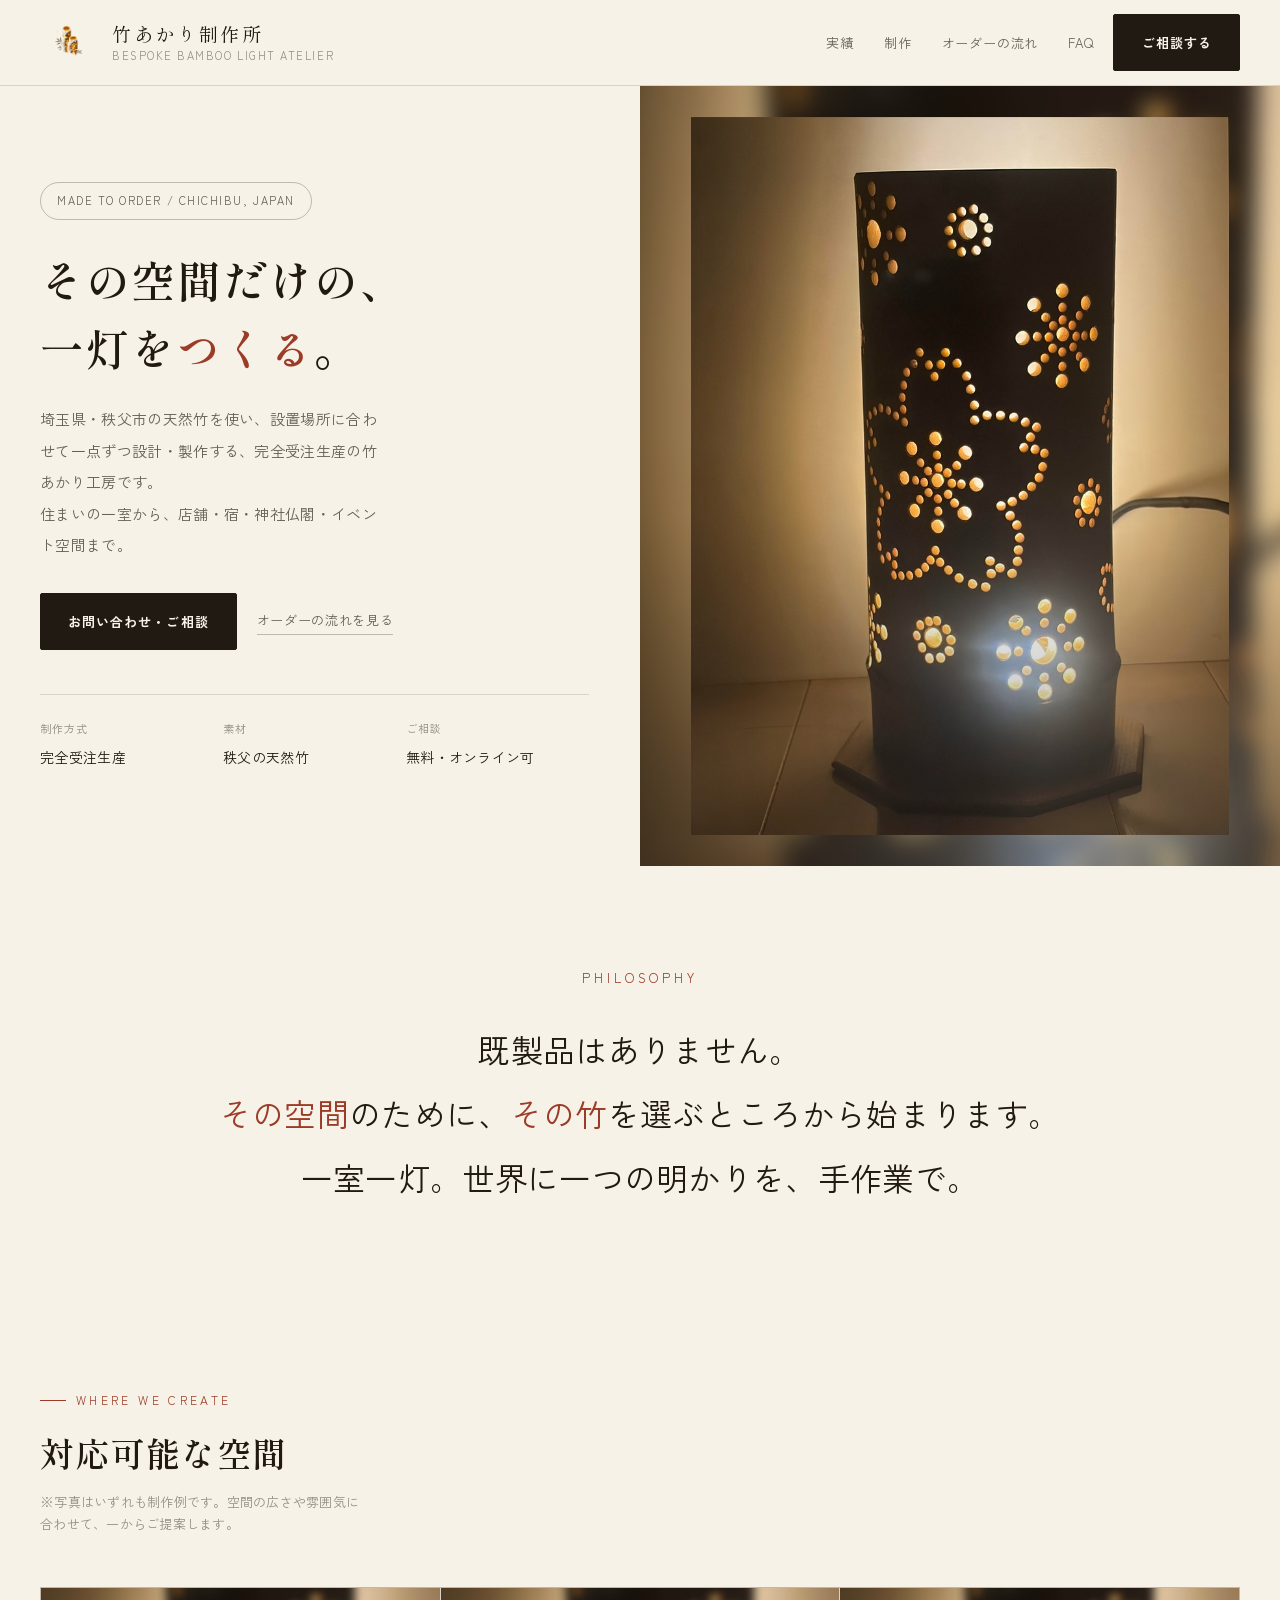
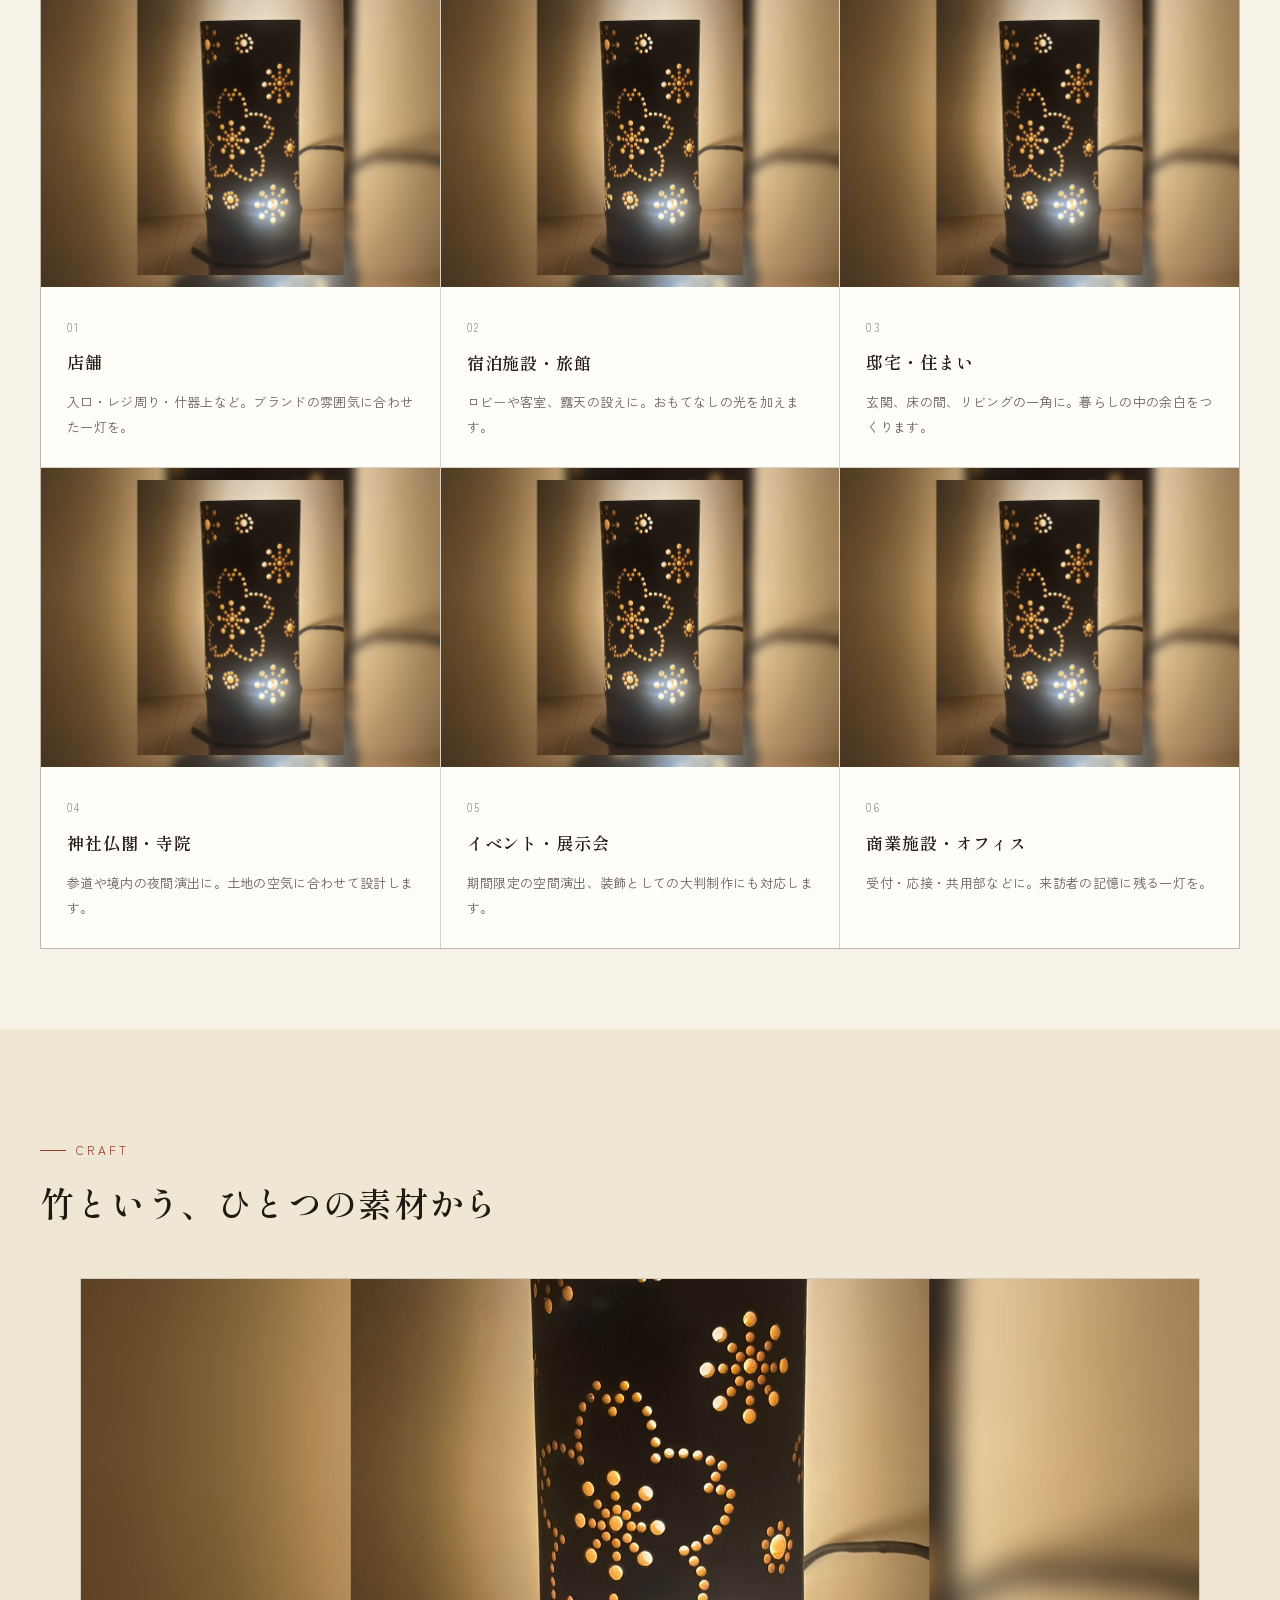
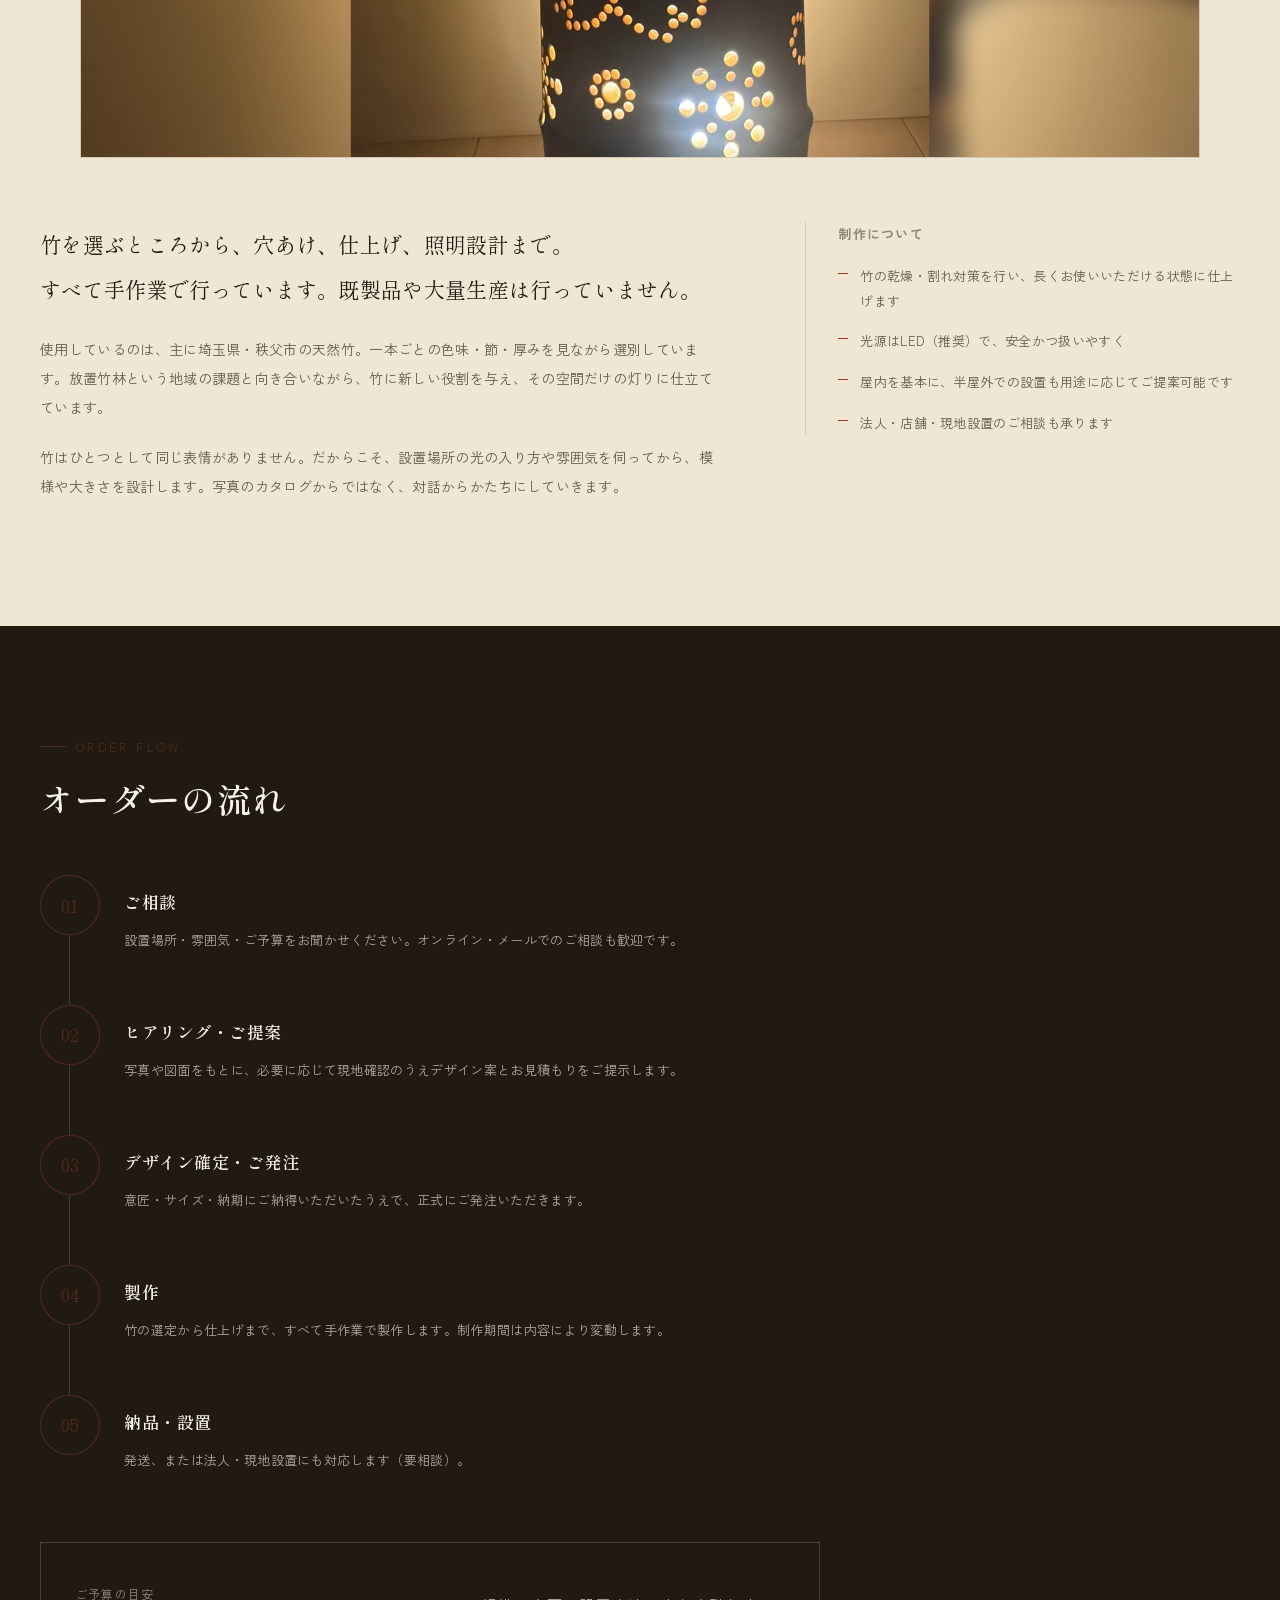
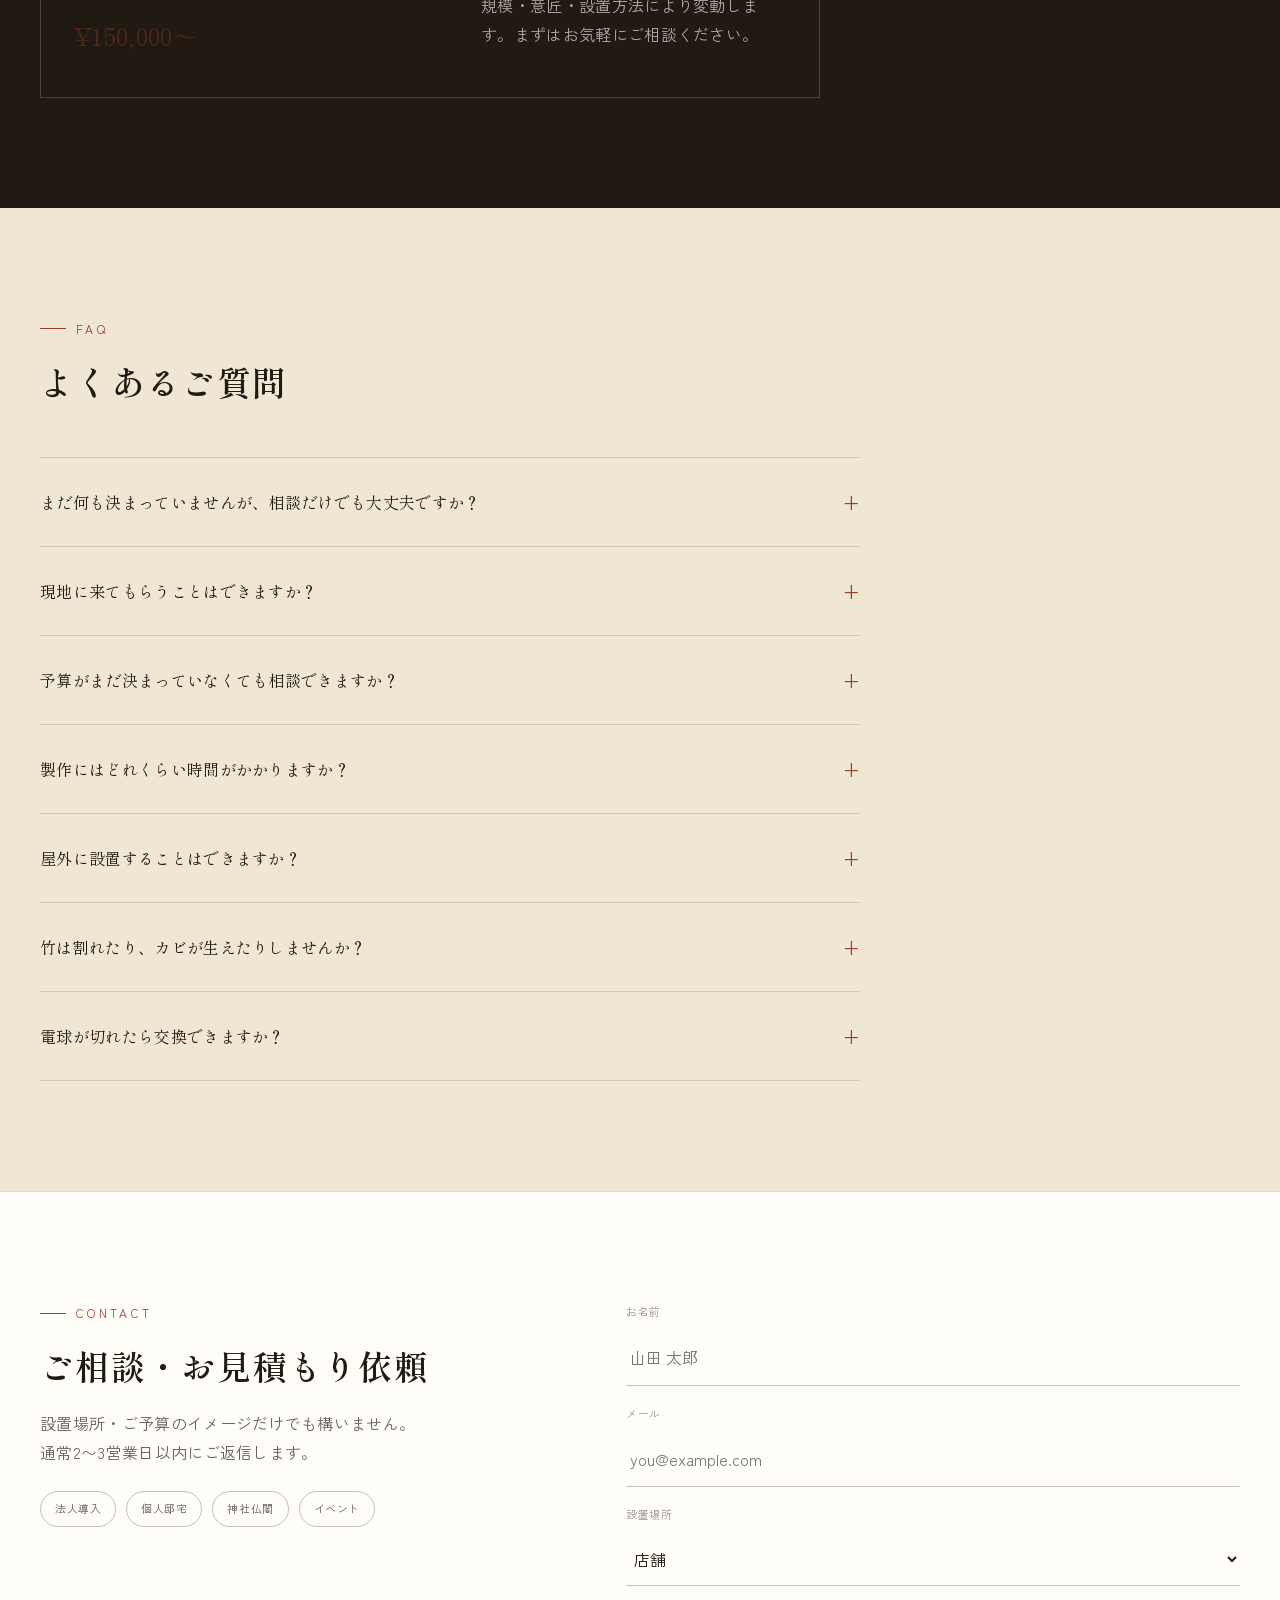
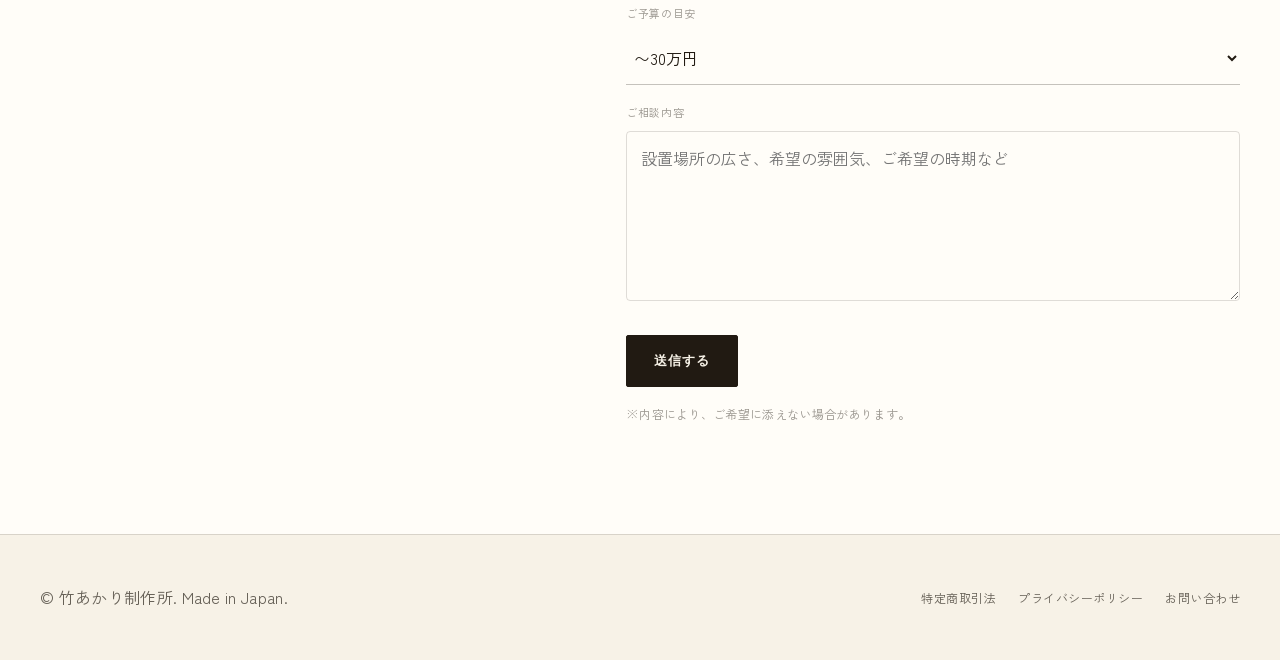
<file: index.html>
<!doctype html>
<html lang="ja">
<head>
  <meta charset="utf-8" />
  <meta name="viewport" content="width=device-width,initial-scale=1" />
  <title>竹あかり制作所｜オーダーメイド竹あかり工房</title>
  <meta name="description" content="埼玉県秩父市の天然竹から、空間のためだけの一灯をつくる完全受注生産の竹あかり工房。住まい・店舗・宿・神社仏閣・イベントまで、設計からご提案します。" />

  <meta name="theme-color" content="#f7f2e7">
  <link rel="preconnect" href="https://fonts.googleapis.com">
  <link rel="preconnect" href="https://fonts.gstatic.com" crossorigin>
  <link href="https://fonts.googleapis.com/css2?family=Shippori+Mincho:wght@500;600;700&family=Zen+Kaku+Gothic+New:wght@400;500;700&display=swap" rel="stylesheet">
  <link rel="stylesheet" href="styles.css" />
  <link rel="icon" href="img/favicon.ico" sizes="any">
  <link rel="icon" type="image/png" sizes="16x16" href="img/favicon-16.png">
  <link rel="icon" type="image/png" sizes="32x32" href="img/favicon-32.png">
  <link rel="icon" type="image/png" sizes="48x48" href="img/favicon-48.png">
  <link rel="icon" type="image/png" sizes="64x64" href="img/favicon-64.png">
  <link rel="apple-touch-icon" sizes="180x180" href="img/favicon-180.png">
  <link rel="icon" type="image/png" sizes="192x192" href="img/favicon-192.png">
  <link rel="icon" type="image/png" sizes="512x512" href="img/favicon-512.png">
  <link rel="manifest" href="site.webmanifest">
</head>

<body>
  <!-- Header -->
  <header class="header">
    <div class="container header__inner">
      <a class="brand" href="#top" aria-label="竹あかり制作所 トップへ">
        <img class="brand__logo" src="img/logo-mark.png" alt="竹あかり制作所" width="56" height="56" loading="eager" decoding="async">
        <span class="brand__text">
          <span class="brand__name">竹あかり制作所</span>
          <span class="brand__sub">Bespoke Bamboo Light Atelier</span>
        </span>
      </a>

      <nav class="nav" aria-label="Primary">
        <a href="#scenes">実績</a>
        <a href="#craft">制作</a>
        <a href="#order">オーダーの流れ</a>
        <a href="#faq">FAQ</a>
      </nav>

      <div class="header__cta">
        <a class="btn btn--solid" href="#contact">ご相談する</a>
      </div>
    </div>
  </header>

  <main>
    <!-- Hero -->
    <section class="hero" id="top">
      <div class="hero__copy">
        <p class="pill">Made to Order / Chichibu, Japan</p>

        <h1 class="hero__title">その空間だけの、<br>一灯を<span class="accent">つくる</span>。</h1>

        <p class="hero__lead">
          埼玉県・秩父市の天然竹を使い、設置場所に合わせて一点ずつ設計・製作する、完全受注生産の竹あかり工房です。<br>
          住まいの一室から、店舗・宿・神社仏閣・イベント空間まで。
        </p>

        <div class="hero__actions">
          <a class="btn btn--solid" href="#contact">お問い合わせ・ご相談</a>
          <a class="btn btn--text" href="#order">オーダーの流れを見る</a>
        </div>

        <dl class="stats" aria-label="Highlights">
          <div class="stats__item"><dt>制作方式</dt><dd>完全受注生産</dd></div>
          <div class="stats__item"><dt>素材</dt><dd>秩父の天然竹</dd></div>
          <div class="stats__item"><dt>ご相談</dt><dd>無料・オンライン可</dd></div>
        </dl>
      </div>

      <div class="hero__media">
        <img src="img/sampleimage1.png" alt="竹あかりの灯り" loading="eager">
        <div class="hero__fade" aria-hidden="true"></div>
      </div>
    </section>

    <!-- Statement -->
    <section class="statement">
      <div class="container">
        <p class="statement__mark">Philosophy</p>
        <p class="statement__quote">
          既製品はありません。<br class="hide-sm">
          <em>その空間</em>のために、<em>その竹</em>を選ぶところから始まります。<br class="hide-sm">
          一室一灯。世界に一つの明かりを、手作業で。
        </p>
      </div>
    </section>

    <!-- Scenes -->
    <section class="section section--tight" id="scenes">
      <div class="container">
        <div class="section__head">
          <p class="eyebrow">Where We Create</p>
          <h2 class="h2">対応可能な空間</h2>
          <p class="section__note">※写真はいずれも制作例です。空間の広さや雰囲気に合わせて、一からご提案します。</p>
        </div>

        <div class="scene-grid">
          <article class="scene">
            <div class="scene__img"><img src="img/sampleimage1.png" alt="店舗への設置例" loading="lazy" decoding="async"></div>
            <div class="scene__body">
              <span class="scene__num">01</span>
              <h3>店舗</h3>
              <p>入口・レジ周り・什器上など。ブランドの雰囲気に合わせた一灯を。</p>
            </div>
          </article>

          <article class="scene">
            <div class="scene__img"><img src="img/sampleimage1.png" alt="宿泊施設への設置例" loading="lazy" decoding="async"></div>
            <div class="scene__body">
              <span class="scene__num">02</span>
              <h3>宿泊施設・旅館</h3>
              <p>ロビーや客室、露天の設えに。おもてなしの光を加えます。</p>
            </div>
          </article>

          <article class="scene">
            <div class="scene__img"><img src="img/sampleimage1.png" alt="邸宅への設置例" loading="lazy" decoding="async"></div>
            <div class="scene__body">
              <span class="scene__num">03</span>
              <h3>邸宅・住まい</h3>
              <p>玄関、床の間、リビングの一角に。暮らしの中の余白をつくります。</p>
            </div>
          </article>

          <article class="scene">
            <div class="scene__img"><img src="img/sampleimage1.png" alt="神社仏閣への設置例" loading="lazy" decoding="async"></div>
            <div class="scene__body">
              <span class="scene__num">04</span>
              <h3>神社仏閣・寺院</h3>
              <p>参道や境内の夜間演出に。土地の空気に合わせて設計します。</p>
            </div>
          </article>

          <article class="scene">
            <div class="scene__img"><img src="img/sampleimage1.png" alt="イベントへの設置例" loading="lazy" decoding="async"></div>
            <div class="scene__body">
              <span class="scene__num">05</span>
              <h3>イベント・展示会</h3>
              <p>期間限定の空間演出、装飾としての大判制作にも対応します。</p>
            </div>
          </article>

          <article class="scene">
            <div class="scene__img"><img src="img/sampleimage1.png" alt="商業施設への設置例" loading="lazy" decoding="async"></div>
            <div class="scene__body">
              <span class="scene__num">06</span>
              <h3>商業施設・オフィス</h3>
              <p>受付・応接・共用部などに。来訪者の記憶に残る一灯を。</p>
            </div>
          </article>
        </div>
      </div>
    </section>

    <!-- Craft -->
    <section class="section section--alt" id="craft">
      <div class="container">
        <div class="section__head">
          <p class="eyebrow">Craft</p>
          <h2 class="h2">竹という、ひとつの素材から</h2>
        </div>

        <figure class="craft__figure">
          <img src="img/sampleimage1.png" alt="制作工程のイメージ" loading="lazy" decoding="async">
        </figure>

        <div class="craft__body">
          <div>
            <p class="craft__lead">
              竹を選ぶところから、穴あけ、仕上げ、照明設計まで。<br>
              すべて手作業で行っています。既製品や大量生産は行っていません。
            </p>
            <p class="craft__text">
              使用しているのは、主に埼玉県・秩父市の天然竹。一本ごとの色味・節・厚みを見ながら選別しています。放置竹林という地域の課題と向き合いながら、竹に新しい役割を与え、その空間だけの灯りに仕立てています。
            </p>
            <p class="craft__text">
              竹はひとつとして同じ表情がありません。だからこそ、設置場所の光の入り方や雰囲気を伺ってから、模様や大きさを設計します。写真のカタログからではなく、対話からかたちにしていきます。
            </p>
          </div>

          <aside class="craft__aside">
            <h3>制作について</h3>
            <ul class="list">
              <li>竹の乾燥・割れ対策を行い、長くお使いいただける状態に仕上げます</li>
              <li>光源はLED（推奨）で、安全かつ扱いやすく</li>
              <li>屋内を基本に、半屋外での設置も用途に応じてご提案可能です</li>
              <li>法人・店舗・現地設置のご相談も承ります</li>
            </ul>
          </aside>
        </div>
      </div>
    </section>

    <!-- Order flow -->
    <section class="section section--ink" id="order">
      <div class="container">
        <div class="section__head">
          <p class="eyebrow">Order Flow</p>
          <h2 class="h2">オーダーの流れ</h2>
        </div>

        <ol class="timeline">
          <li class="tl-step">
            <span class="tl-step__num">01</span>
            <div class="tl-step__body">
              <h3>ご相談</h3>
              <p>設置場所・雰囲気・ご予算をお聞かせください。オンライン・メールでのご相談も歓迎です。</p>
            </div>
          </li>
          <li class="tl-step">
            <span class="tl-step__num">02</span>
            <div class="tl-step__body">
              <h3>ヒアリング・ご提案</h3>
              <p>写真や図面をもとに、必要に応じて現地確認のうえデザイン案とお見積もりをご提示します。</p>
            </div>
          </li>
          <li class="tl-step">
            <span class="tl-step__num">03</span>
            <div class="tl-step__body">
              <h3>デザイン確定・ご発注</h3>
              <p>意匠・サイズ・納期にご納得いただいたうえで、正式にご発注いただきます。</p>
            </div>
          </li>
          <li class="tl-step">
            <span class="tl-step__num">04</span>
            <div class="tl-step__body">
              <h3>製作</h3>
              <p>竹の選定から仕上げまで、すべて手作業で製作します。制作期間は内容により変動します。</p>
            </div>
          </li>
          <li class="tl-step">
            <span class="tl-step__num">05</span>
            <div class="tl-step__body">
              <h3>納品・設置</h3>
              <p>発送、または法人・現地設置にも対応します（要相談）。</p>
            </div>
          </li>
        </ol>

        <div class="budget-box">
          <div>
            <p class="budget-box__label">ご予算の目安</p>
            <p class="budget-box__value">¥150,000〜</p>
          </div>
          <p class="muted">規模・意匠・設置方法により変動します。まずはお気軽にご相談ください。</p>
        </div>
      </div>
    </section>

    <!-- FAQ -->
    <section class="section section--alt" id="faq">
      <div class="container">
        <div class="section__head">
          <p class="eyebrow">FAQ</p>
          <h2 class="h2">よくあるご質問</h2>
        </div>

        <div class="faq">
          <details class="faq__item">
            <summary>まだ何も決まっていませんが、相談だけでも大丈夫ですか？</summary>
            <p>
              はい、大歓迎です。設置場所の雰囲気やイメージだけでも、まずはお聞かせください。<br>
              そこから一緒にかたちを考えていきます。
            </p>
          </details>

          <details class="faq__item">
            <summary>現地に来てもらうことはできますか？</summary>
            <p>
              関東近郊であれば、内容に応じて現地確認に伺える場合があります。<br>
              遠方の場合は、オンライン打ち合わせと写真・図面のやり取りでご提案しています。
            </p>
          </details>

          <details class="faq__item">
            <summary>予算がまだ決まっていなくても相談できますか？</summary>
            <p>
              問題ありません。おおよそのイメージや設置場所の広さを伺いながら、ご予算に応じた提案をいたします。
            </p>
          </details>

          <details class="faq__item">
            <summary>製作にはどれくらい時間がかかりますか？</summary>
            <p>
              竹の選定から仕上げまで手作業のため、規模や意匠により制作期間は変動します。<br>
              お見積もりの際に、目安の納期を合わせてご案内します。
            </p>
          </details>

          <details class="faq__item">
            <summary>屋外に設置することはできますか？</summary>
            <p>
              基本的には<strong>屋内でのご使用</strong>を前提に設計しています。雨や直射日光は劣化を早める原因になります。<br>
              屋根のある半屋外への設置をご希望の場合は、使用環境に合わせてご提案しますので事前にご相談ください。
            </p>
          </details>

          <details class="faq__item">
            <summary>竹は割れたり、カビが生えたりしませんか？</summary>
            <p>
              防腐・防カビ処理を施した竹を使用していますが、天然素材のため、極度の乾燥によるひび割れや、湿気によるカビが生じる場合があります。<br>
              設置環境も含めてご提案しますので、気になる点は事前にご相談ください。
            </p>
          </details>

          <details class="faq__item">
            <summary>電球が切れたら交換できますか？</summary>
            <p>
              はい、市販のLED電球に交換いただけます。口金サイズは製作物ごとにご案内します。<br>
              竹への熱の影響を防ぐため、LED電球のご利用をお願いしています。
            </p>
          </details>
        </div>
      </div>
    </section>

    <!-- Contact -->
    <section class="section contact-section" id="contact">
      <div class="container contact">
        <div class="contact__copy">
          <p class="eyebrow">Contact</p>
          <h2 class="h2">ご相談・お見積もり依頼</h2>
          <p class="muted">
            設置場所・ご予算のイメージだけでも構いません。<br>
            通常2〜3営業日以内にご返信します。
          </p>
          <div class="contact__badges">
            <span class="chip">法人導入</span>
            <span class="chip">個人邸宅</span>
            <span class="chip">神社仏閣</span>
            <span class="chip">イベント</span>
          </div>
        </div>

        <form class="form" action="https://formspree.io/f/xvkobrqd" method="POST">
          <input type="hidden" name="_subject" value="【竹あかり】オーダーメイドのご相談">
          <input type="hidden" name="_template" value="table">
          <input type="hidden" name="form_type" value="custom_order_inquiry">

          <label class="field">
            <span>お名前</span>
            <input type="text" name="name" placeholder="山田 太郎" required>
          </label>

          <label class="field">
            <span>メール</span>
            <input type="email" name="email" placeholder="you@example.com" required>
          </label>

          <label class="field">
            <span>設置場所</span>
            <select name="place">
              <option>店舗</option>
              <option>宿泊施設・旅館</option>
              <option>邸宅・住まい</option>
              <option>神社仏閣・寺院</option>
              <option>イベント・展示会</option>
              <option>商業施設・オフィス</option>
              <option>その他</option>
            </select>
          </label>

          <label class="field">
            <span>ご予算の目安</span>
            <select name="budget">
              <option>〜30万円</option>
              <option>30万円〜100万円</option>
              <option>100万円以上</option>
              <option>相談しながら決めたい</option>
            </select>
          </label>

          <label class="field">
            <span>ご相談内容</span>
            <textarea name="message" rows="5" placeholder="設置場所の広さ、希望の雰囲気、ご希望の時期など"></textarea>
          </label>

          <button class="btn btn--solid" type="submit">送信する</button>
          <p class="note">※内容により、ご希望に添えない場合があります。</p>
        </form>
      </div>
    </section>
  </main>

  <footer class="footer">
    <div class="container footer__inner">
      <p class="muted">© 竹あかり制作所. Made in Japan.</p>
      <div class="footer__links">
        <a href="tokusho.html">特定商取引法</a>
        <a href="privacy.html">プライバシーポリシー</a>
        <a href="#contact">お問い合わせ</a>
      </div>
    </div>
  </footer>
</body>
</html>
</file>
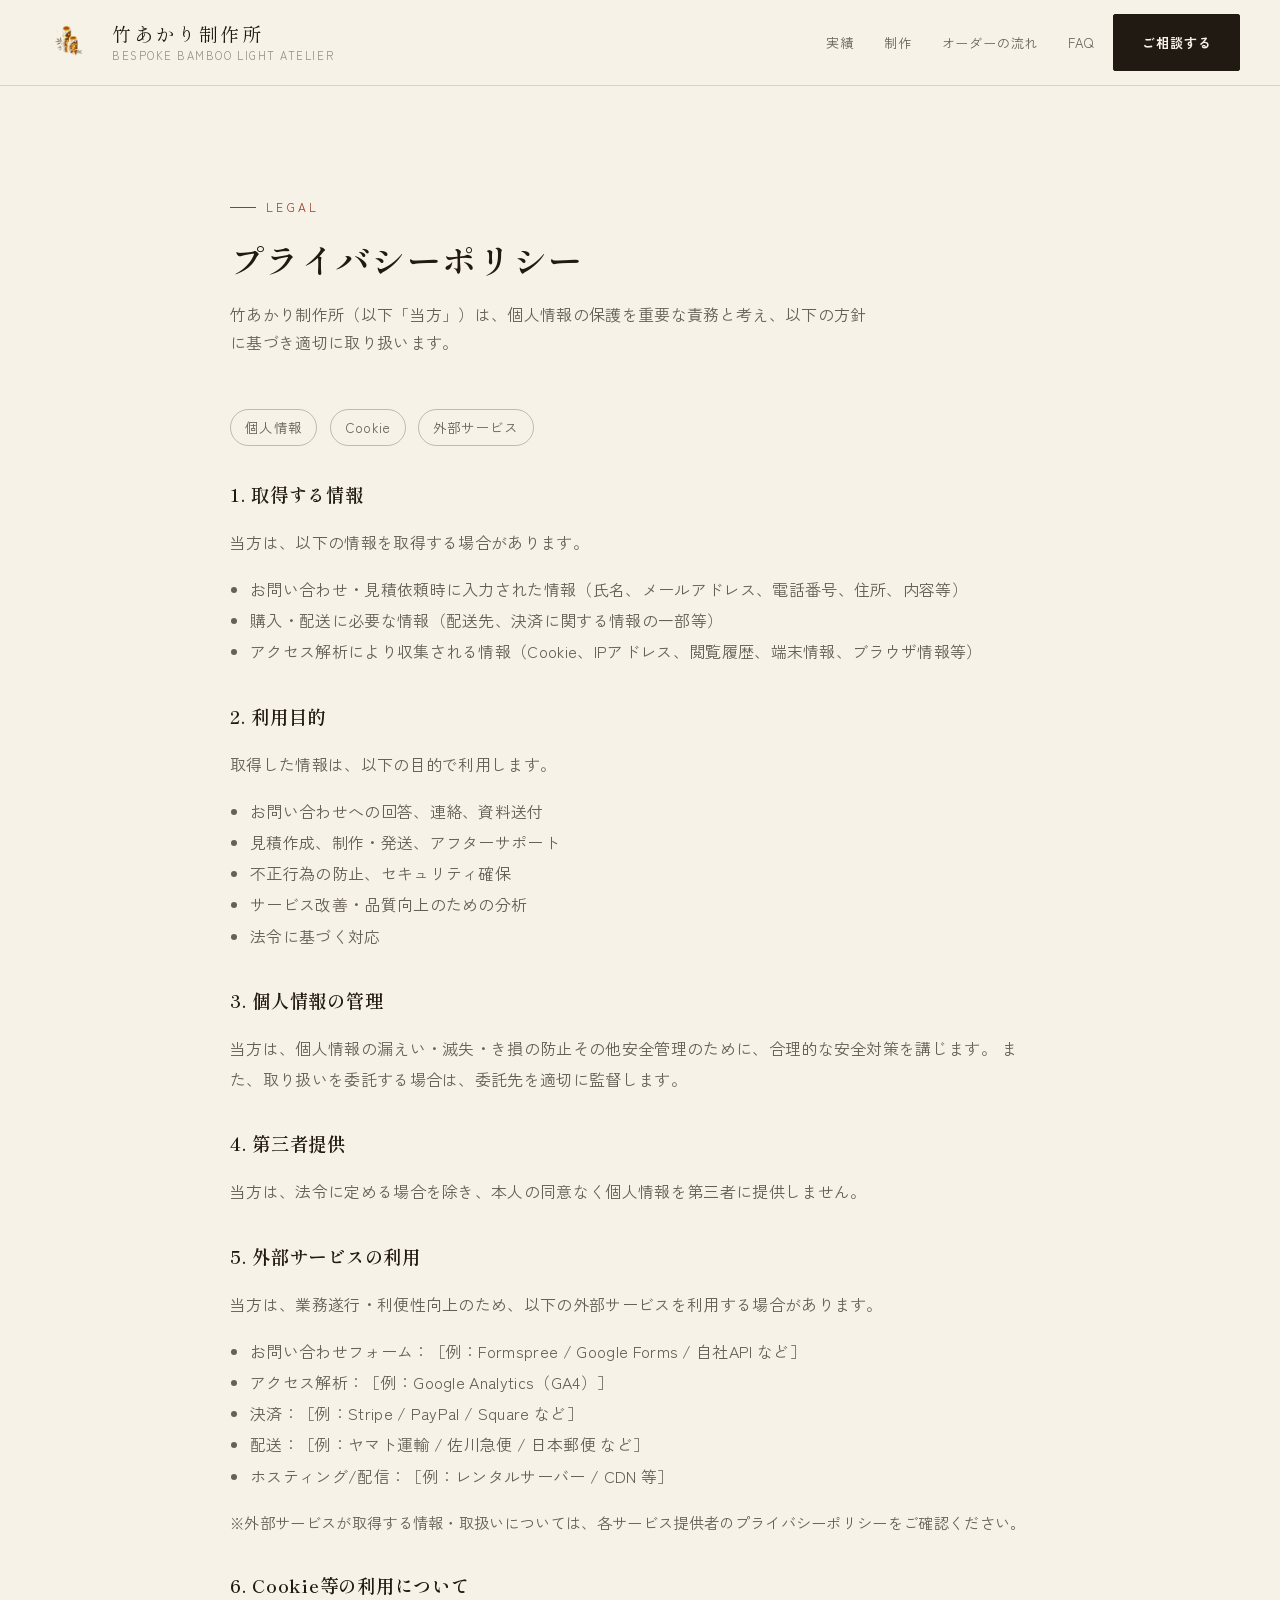
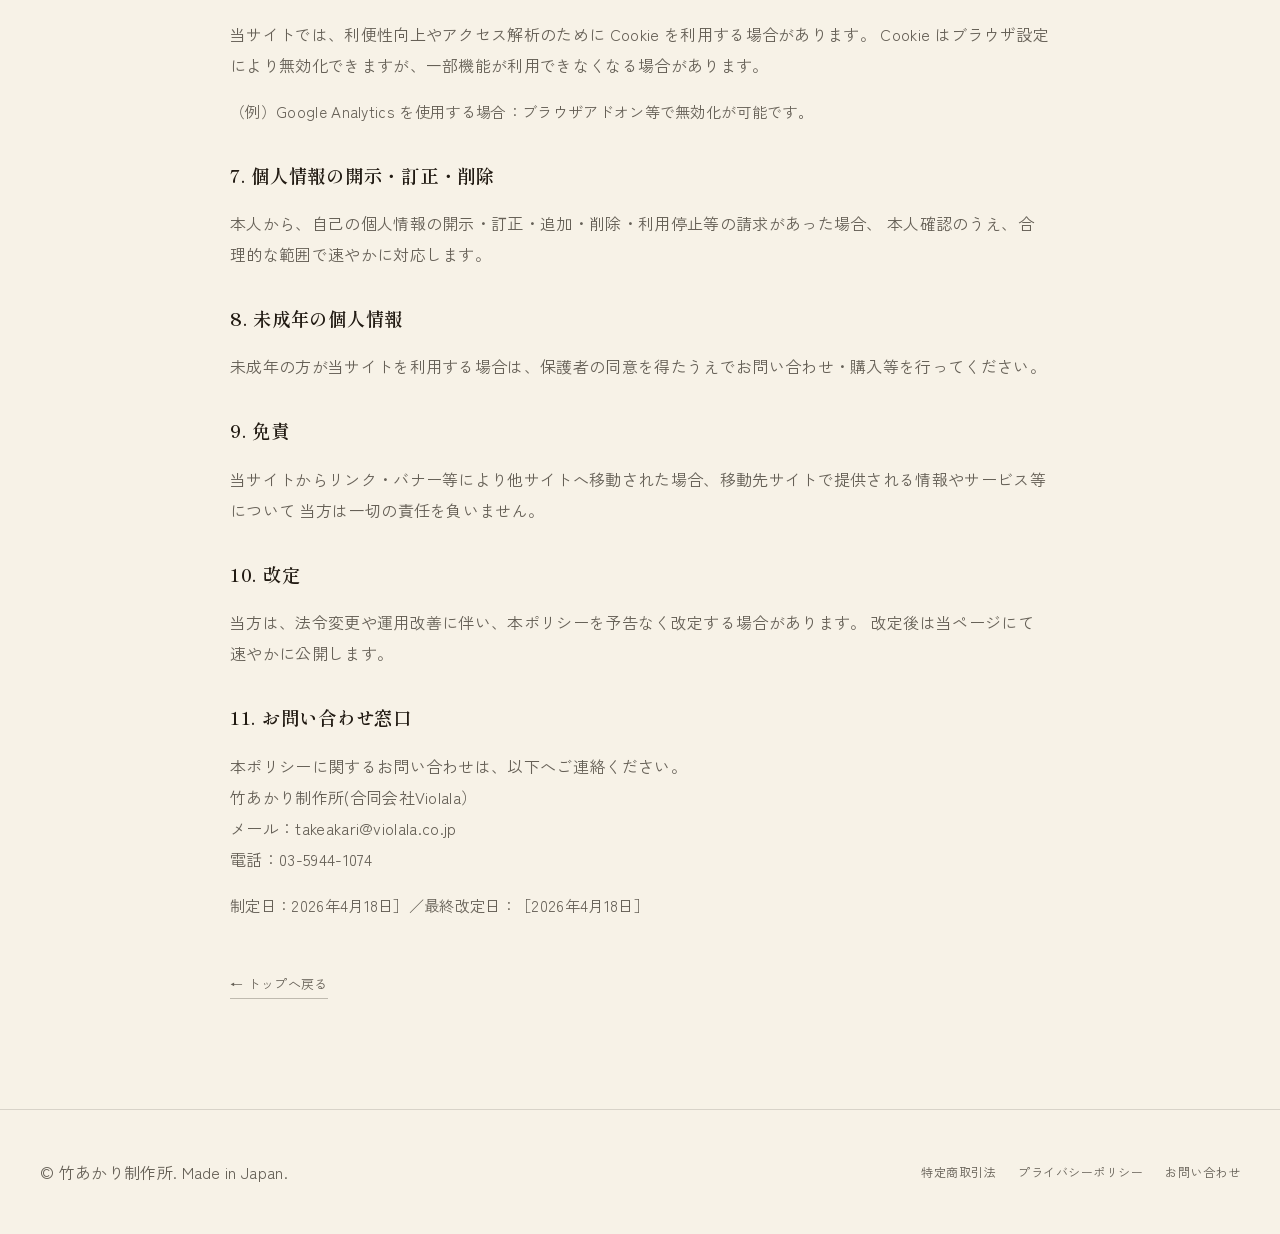
<file: privacy.html>
<!doctype html>
<html lang="ja">
<head>
  <meta charset="utf-8" />
  <meta name="viewport" content="width=device-width,initial-scale=1" />
  <title>プライバシーポリシー｜竹あかり制作所</title>
  <meta name="description" content="竹あかり制作所のプライバシーポリシー（個人情報の取得・利用目的・管理・第三者提供・Cookie等）を掲載しています。" />

  <!-- Favicon -->
  <meta name="theme-color" content="#f7f2e7">

  <link rel="preconnect" href="https://fonts.googleapis.com">
  <link rel="preconnect" href="https://fonts.gstatic.com" crossorigin>
  <link href="https://fonts.googleapis.com/css2?family=Shippori+Mincho:wght@500;600;700&family=Zen+Kaku+Gothic+New:wght@400;500;700&display=swap" rel="stylesheet">
  <link rel="stylesheet" href="styles.css" />
  <link rel="icon" href="img/favicon.ico" sizes="any">
  <link rel="icon" type="image/png" sizes="16x16" href="img/favicon-16.png">
  <link rel="icon" type="image/png" sizes="32x32" href="img/favicon-32.png">
  <link rel="icon" type="image/png" sizes="48x48" href="img/favicon-48.png">
  <link rel="icon" type="image/png" sizes="64x64" href="img/favicon-64.png">
  <link rel="apple-touch-icon" sizes="180x180" href="img/favicon-180.png">
  <link rel="icon" type="image/png" sizes="192x192" href="img/favicon-192.png">
  <link rel="icon" type="image/png" sizes="512x512" href="img/favicon-512.png">
  <link rel="manifest" href="site.webmanifest">
</head>

<body>
  <!-- Header -->
  <header class="header">
    <div class="container header__inner">
      <a class="brand" href="index.html#top" aria-label="竹あかり制作所 トップへ">
        <img class="brand__logo" src="img/logo-mark.png" alt="竹あかり制作所" width="56" height="56" loading="eager" decoding="async">
        <span class="brand__text">
          <span class="brand__name">竹あかり制作所</span>
          <span class="brand__sub">Bespoke Bamboo Light Atelier</span>
        </span>
      </a>

      <nav class="nav" aria-label="Primary">
        <a href="index.html#scenes">実績</a>
        <a href="index.html#craft">制作</a>
        <a href="index.html#order">オーダーの流れ</a>
        <a href="index.html#faq">FAQ</a>
      </nav>

      <div class="header__cta">
        <a class="btn btn--solid" href="index.html#contact">ご相談する</a>
      </div>
    </div>
  </header>

  <main>
    <section class="section">
      <div class="container legal-wrap">
        <div class="section__head">
          <div>
            <p class="eyebrow">Legal</p>
            <h1 class="h2">プライバシーポリシー</h1>
            <p class="muted" style="margin-top:16px">竹あかり制作所（以下「当方」）は、個人情報の保護を重要な責務と考え、以下の方針に基づき適切に取り扱います。</p>
          </div>
        </div>

        <div class="legal-card">
          <span class="tag">個人情報</span>
          <span class="tag">Cookie</span>
          <span class="tag">外部サービス</span>

          <h2>1. 取得する情報</h2>
          <p>当方は、以下の情報を取得する場合があります。</p>
          <ul>
            <li>お問い合わせ・見積依頼時に入力された情報（氏名、メールアドレス、電話番号、住所、内容等）</li>
            <li>購入・配送に必要な情報（配送先、決済に関する情報の一部等）</li>
            <li>アクセス解析により収集される情報（Cookie、IPアドレス、閲覧履歴、端末情報、ブラウザ情報等）</li>
          </ul>

          <h2>2. 利用目的</h2>
          <p>取得した情報は、以下の目的で利用します。</p>
          <ul>
            <li>お問い合わせへの回答、連絡、資料送付</li>
            <li>見積作成、制作・発送、アフターサポート</li>
            <li>不正行為の防止、セキュリティ確保</li>
            <li>サービス改善・品質向上のための分析</li>
            <li>法令に基づく対応</li>
          </ul>

          <h2>3. 個人情報の管理</h2>
          <p>
            当方は、個人情報の漏えい・滅失・き損の防止その他安全管理のために、合理的な安全対策を講じます。
            また、取り扱いを委託する場合は、委託先を適切に監督します。
          </p>

          <h2>4. 第三者提供</h2>
          <p>
            当方は、法令に定める場合を除き、本人の同意なく個人情報を第三者に提供しません。
          </p>

          <h2>5. 外部サービスの利用</h2>
          <p>当方は、業務遂行・利便性向上のため、以下の外部サービスを利用する場合があります。</p>
          <ul>
            <li>お問い合わせフォーム：［例：Formspree / Google Forms / 自社API など］</li>
            <li>アクセス解析：［例：Google Analytics（GA4）］</li>
            <li>決済：［例：Stripe / PayPal / Square など］</li>
            <li>配送：［例：ヤマト運輸 / 佐川急便 / 日本郵便 など］</li>
            <li>ホスティング/配信：［例：レンタルサーバー / CDN 等］</li>
          </ul>
          <p class="legal-meta">
            ※外部サービスが取得する情報・取扱いについては、各サービス提供者のプライバシーポリシーをご確認ください。
          </p>

          <h2>6. Cookie等の利用について</h2>
          <p>
            当サイトでは、利便性向上やアクセス解析のために Cookie を利用する場合があります。
            Cookie はブラウザ設定により無効化できますが、一部機能が利用できなくなる場合があります。
          </p>
          <p class="legal-meta">
            （例）Google Analytics を使用する場合：ブラウザアドオン等で無効化が可能です。
          </p>

          <h2>7. 個人情報の開示・訂正・削除</h2>
          <p>
            本人から、自己の個人情報の開示・訂正・追加・削除・利用停止等の請求があった場合、
            本人確認のうえ、合理的な範囲で速やかに対応します。
          </p>

          <h2>8. 未成年の個人情報</h2>
          <p>
            未成年の方が当サイトを利用する場合は、保護者の同意を得たうえでお問い合わせ・購入等を行ってください。
          </p>

          <h2>9. 免責</h2>
          <p>
            当サイトからリンク・バナー等により他サイトへ移動された場合、移動先サイトで提供される情報やサービス等について
            当方は一切の責任を負いません。
          </p>

          <h2>10. 改定</h2>
          <p>
            当方は、法令変更や運用改善に伴い、本ポリシーを予告なく改定する場合があります。
            改定後は当ページにて速やかに公開します。
          </p>

          <h2>11. お問い合わせ窓口</h2>
          <p>
            本ポリシーに関するお問い合わせは、以下へご連絡ください。<br>
            竹あかり制作所(合同会社Violala）<br>
            メール：takeakari@violala.co.jp<br>
            電話：03-5944-1074
          </p>

          <p class="legal-meta">
            制定日：2026年4月18日］／最終改定日：［2026年4月18日］
          </p>
        </div>

        <a class="backlink" href="index.html#top">← トップへ戻る</a>
      </div>
    </section>
  </main>

  <footer class="footer">
    <div class="container footer__inner">
      <p class="muted">© 竹あかり制作所. Made in Japan.</p>
      <div class="footer__links">
        <a href="tokusho.html">特定商取引法</a>
        <a href="privacy.html">プライバシーポリシー</a>
        <a href="index.html#contact">お問い合わせ</a>
      </div>
    </div>
  </footer>
</body>
</html>
</file>
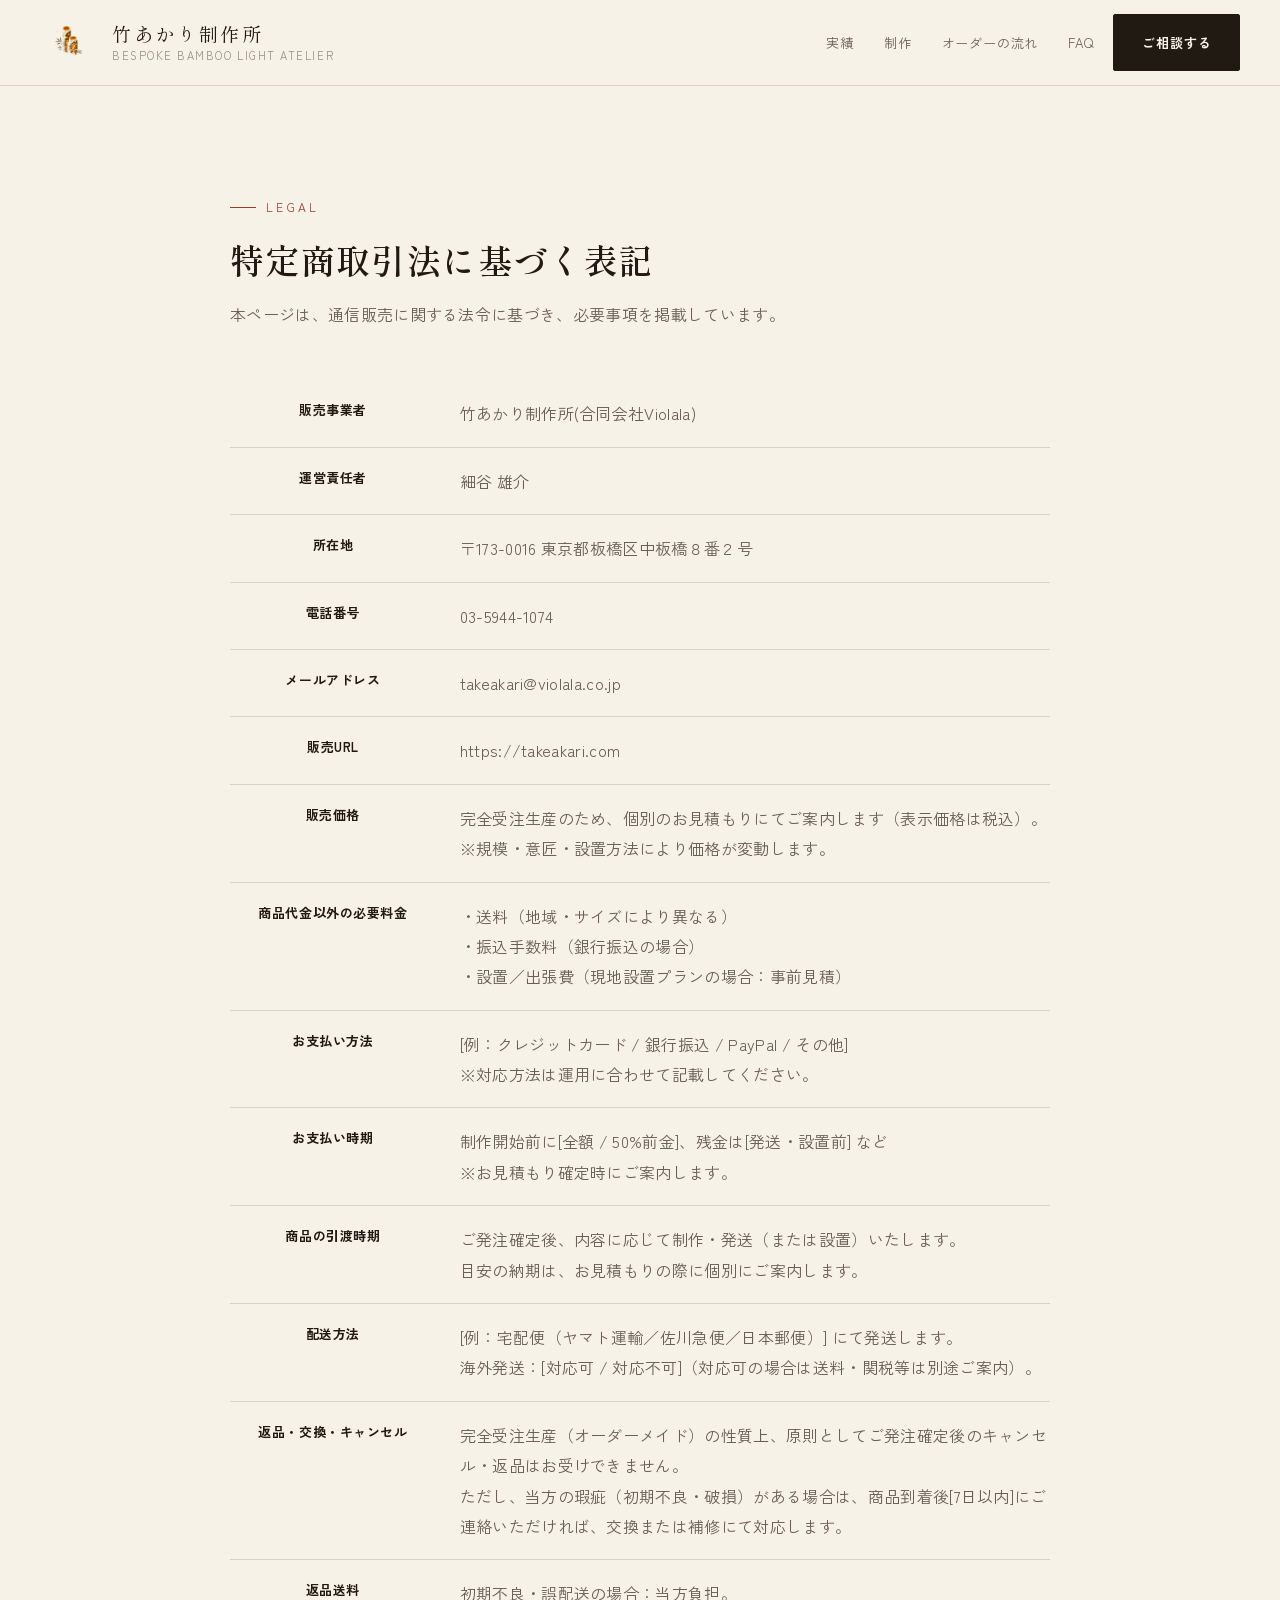
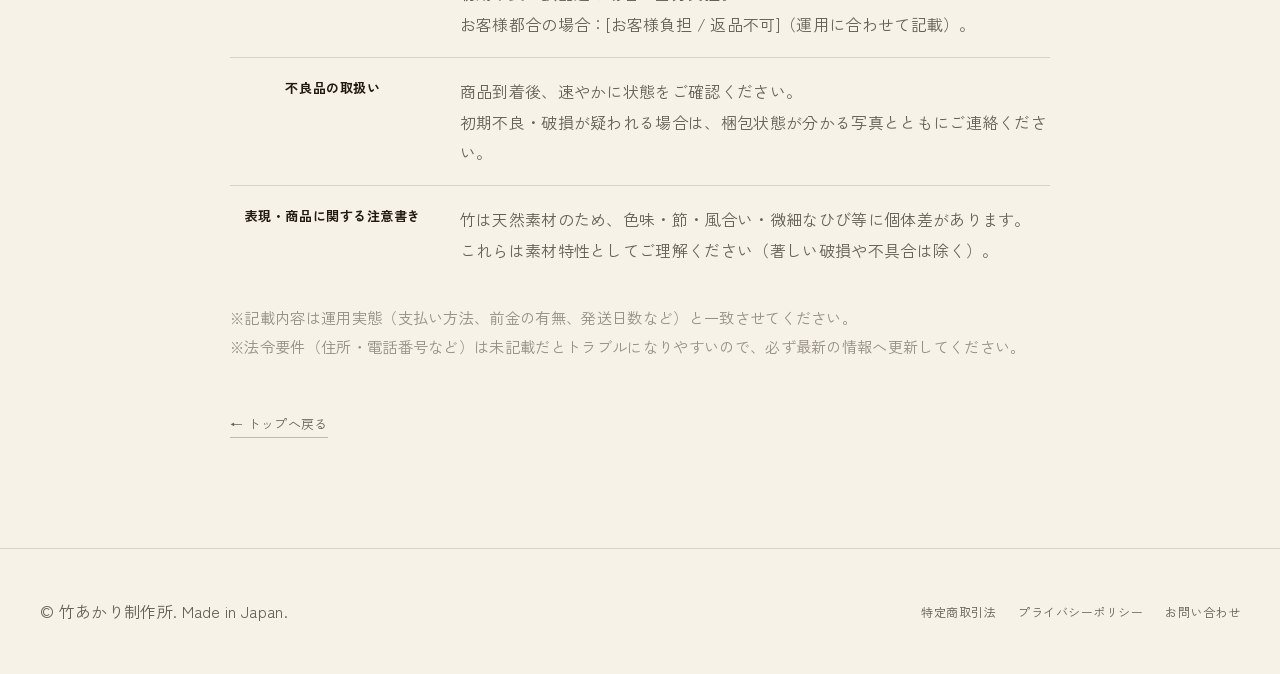
<file: tokusho.html>
<!doctype html>
<html lang="ja">
<head>
  <meta charset="utf-8" />
  <meta name="viewport" content="width=device-width,initial-scale=1" />
  <title>特定商取引法に基づく表記｜竹あかり制作所</title>
  <meta name="description" content="竹あかり制作所の特定商取引法に基づく表記（販売事業者情報、支払い方法、返品、引渡時期など）を掲載しています。" />

  <!-- Favicon（あなたのサイトで使っているもの） -->
  <meta name="theme-color" content="#f7f2e7">

  <link rel="preconnect" href="https://fonts.googleapis.com">
  <link rel="preconnect" href="https://fonts.gstatic.com" crossorigin>
  <link href="https://fonts.googleapis.com/css2?family=Shippori+Mincho:wght@500;600;700&family=Zen+Kaku+Gothic+New:wght@400;500;700&display=swap" rel="stylesheet">
  <link rel="stylesheet" href="styles.css" />
  <link rel="icon" href="img/favicon.ico" sizes="any">
  <link rel="icon" type="image/png" sizes="16x16" href="img/favicon-16.png">
  <link rel="icon" type="image/png" sizes="32x32" href="img/favicon-32.png">
  <link rel="icon" type="image/png" sizes="48x48" href="img/favicon-48.png">
  <link rel="icon" type="image/png" sizes="64x64" href="img/favicon-64.png">
  <link rel="apple-touch-icon" sizes="180x180" href="img/favicon-180.png">
  <link rel="icon" type="image/png" sizes="192x192" href="img/favicon-192.png">
  <link rel="icon" type="image/png" sizes="512x512" href="img/favicon-512.png">
  <link rel="manifest" href="site.webmanifest">
</head>

<body>
  <!-- Header -->
  <header class="header">
    <div class="container header__inner">
      <a class="brand" href="index.html#top" aria-label="竹あかり制作所 トップへ">
        <img class="brand__logo" src="img/logo-mark.png" alt="竹あかり制作所" width="56" height="56" loading="eager" decoding="async">
        <span class="brand__text">
          <span class="brand__name">竹あかり制作所</span>
          <span class="brand__sub">Bespoke Bamboo Light Atelier</span>
        </span>
      </a>

      <nav class="nav" aria-label="Primary">
        <a href="index.html#scenes">実績</a>
        <a href="index.html#craft">制作</a>
        <a href="index.html#order">オーダーの流れ</a>
        <a href="index.html#faq">FAQ</a>
      </nav>

      <div class="header__cta">
        <a class="btn btn--solid" href="index.html#contact">ご相談する</a>
      </div>
    </div>
  </header>

  <main>
    <section class="section">
      <div class="container legal-wrap">
        <div class="section__head">
          <div>
            <p class="eyebrow">Legal</p>
            <h1 class="h2">特定商取引法に基づく表記</h1>
            <p class="muted" style="margin-top:16px">本ページは、通信販売に関する法令に基づき、必要事項を掲載しています。</p>
          </div>
        </div>

        <table class="legal-table" aria-label="特定商取引法に基づく表記">
          <tr>
            <th>販売事業者</th>
            <td>竹あかり制作所(合同会社Violala)</td>
          </tr>
          <tr>
            <th>運営責任者</th>
            <td>細谷 雄介</td>
          </tr>
          <tr>
            <th>所在地</th>
            <td>〒173-0016 東京都板橋区中板橋８番２号</td>
          </tr>
          <tr>
            <th>電話番号</th>
            <td>03-5944-1074</td>
          </tr>
          <tr>
            <th>メールアドレス</th>
            <td>takeakari@violala.co.jp</td>
          </tr>
          <tr>
            <th>販売URL</th>
            <td>https://takeakari.com</td>
          </tr>

          <tr>
            <th>販売価格</th>
            <td>
              完全受注生産のため、個別のお見積もりにてご案内します（表示価格は税込）。<br>
              <span class="muted">※規模・意匠・設置方法により価格が変動します。</span>
            </td>
          </tr>
          <tr>
            <th>商品代金以外の必要料金</th>
            <td>
              ・送料（地域・サイズにより異なる）<br>
              ・振込手数料（銀行振込の場合）<br>
              ・設置／出張費（現地設置プランの場合：事前見積）
            </td>
          </tr>

          <tr>
            <th>お支払い方法</th>
            <td>
              [例：クレジットカード / 銀行振込 / PayPal / その他]<br>
              <span class="muted">※対応方法は運用に合わせて記載してください。</span>
            </td>
          </tr>
          <tr>
            <th>お支払い時期</th>
            <td>
              制作開始前に[全額 / 50%前金]、残金は[発送・設置前] など<br>
              <span class="muted">※お見積もり確定時にご案内します。</span>
            </td>
          </tr>

          <tr>
            <th>商品の引渡時期</th>
            <td>
              ご発注確定後、内容に応じて制作・発送（または設置）いたします。<br>
              目安の納期は、お見積もりの際に個別にご案内します。
            </td>
          </tr>

          <tr>
            <th>配送方法</th>
            <td>
              [例：宅配便（ヤマト運輸／佐川急便／日本郵便）] にて発送します。<br>
              海外発送：[対応可 / 対応不可]（対応可の場合は送料・関税等は別途ご案内）。
            </td>
          </tr>

          <tr>
            <th>返品・交換・キャンセル</th>
            <td>
              完全受注生産（オーダーメイド）の性質上、原則としてご発注確定後のキャンセル・返品はお受けできません。<br>
              ただし、当方の瑕疵（初期不良・破損）がある場合は、商品到着後[7日以内]にご連絡いただければ、交換または補修にて対応します。
            </td>
          </tr>

          <tr>
            <th>返品送料</th>
            <td>
              初期不良・誤配送の場合：当方負担。<br>
              お客様都合の場合：[お客様負担 / 返品不可]（運用に合わせて記載）。
            </td>
          </tr>

          <tr>
            <th>不良品の取扱い</th>
            <td>
              商品到着後、速やかに状態をご確認ください。<br>
              初期不良・破損が疑われる場合は、梱包状態が分かる写真とともにご連絡ください。
            </td>
          </tr>

          <tr>
            <th>表現・商品に関する注意書き</th>
            <td>
              竹は天然素材のため、色味・節・風合い・微細なひび等に個体差があります。<br>
              これらは素材特性としてご理解ください（著しい破損や不具合は除く）。
            </td>
          </tr>
        </table>

        <p class="legal-note">
          ※記載内容は運用実態（支払い方法、前金の有無、発送日数など）と一致させてください。<br>
          ※法令要件（住所・電話番号など）は未記載だとトラブルになりやすいので、必ず最新の情報へ更新してください。
        </p>

        <a class="backlink" href="index.html#top">← トップへ戻る</a>
      </div>
    </section>
  </main>

  <footer class="footer">
    <div class="container footer__inner">
      <p class="muted">© 竹あかり制作所. Made in Japan.</p>
      <div class="footer__links">
        <a href="tokusho.html">特定商取引法</a>
        <a href="privacy.html">プライバシーポリシー</a>
        <a href="index.html#contact">お問い合わせ</a>
      </div>
    </div>
  </footer>
</body>
</html>
</file>
<file: styles.css>
/* =========================================================
   竹あかり制作所 — Design Tokens
   "Washi & Shu" — bespoke atelier aesthetic
   ========================================================= */
:root{
  --paper:#f7f2e7;
  --paper-2:#efe7d4;
  --panel:#fffdf8;
  --ink:#211a12;
  --ink-soft:rgba(33,26,18,.68);
  --ink-faint:rgba(33,26,18,.46);
  --line:rgba(33,26,18,.14);
  --line-strong:rgba(33,26,18,.26);
  --shu:#9c3c28;
  --shu-soft:rgba(156,60,40,.08);
  --shu-line:rgba(156,60,40,.4);
  --on-ink:#f7f2e7;
  --shadow:0 24px 60px rgba(33,26,18,.16);
  --r-sm:2px;
  --max:1200px;
  --measure:680px;
  --ease:cubic-bezier(.22,.8,.32,1);
}

/* =========================================================
   Reset / Base
   ========================================================= */
*, *::before, *::after{ box-sizing:border-box; }
html{ scroll-behavior:smooth; overflow-x:hidden; }
body{
  margin:0;
  overflow-x:hidden;
  width:100%;
  background:var(--paper);
  color:var(--ink);
  font-family:"Zen Kaku Gothic New",-apple-system,BlinkMacSystemFont,"Hiragino Kaku Gothic ProN","Yu Gothic",Meiryo,sans-serif;
  letter-spacing:.02em;
  line-height:1.8;
}
h1,h2,h3{
  font-family:"Shippori Mincho","Hiragino Mincho ProN","Yu Mincho",serif;
  font-weight:600;
  letter-spacing:.04em;
  color:var(--ink);
}
img{ max-width:100%; display:block; height:auto; }
a{ color:inherit; text-decoration:none; }
:focus-visible{ outline:2px solid var(--shu); outline-offset:3px; border-radius:2px; }

.container{ width:min(var(--max), calc(100% - 48px)); margin:0 auto; }
.muted{ color:var(--ink-soft); }
.note{ margin:16px 0 0; font-size:12px; color:var(--ink-faint); }

.eyebrow{
  display:flex; align-items:center; gap:10px;
  font-size:12px; letter-spacing:.28em; color:var(--shu);
  text-transform:uppercase;
  margin:0 0 18px;
}
.eyebrow::before{ content:""; width:26px; height:1px; background:var(--shu); }

/* =========================================================
   Buttons
   ========================================================= */
.btn{
  display:inline-flex; align-items:center; justify-content:center;
  gap:.55rem;
  padding:1rem 1.7rem;
  border-radius:var(--r-sm);
  border:1px solid var(--line-strong);
  background:transparent;
  color:var(--ink);
  font-size:13px;
  letter-spacing:.08em;
  cursor:pointer;
  transition:transform .18s var(--ease), background .18s var(--ease), border-color .18s var(--ease), color .18s var(--ease);
  white-space:nowrap;
}
.btn:hover{ border-color:var(--ink); background:rgba(33,26,18,.04); }
.btn--solid{
  background:var(--ink);
  color:var(--on-ink);
  border-color:var(--ink);
  font-weight:600;
}
.btn--solid:hover{ background:var(--shu); border-color:var(--shu); }
.btn--ghost{}
.btn--text{
  border:none; padding:0; background:none;
  font-size:13px; letter-spacing:.05em; color:var(--ink-soft);
  border-bottom:1px solid var(--line-strong);
  border-radius:0;
  padding-bottom:3px;
}
.btn--text:hover{ color:var(--shu); border-color:var(--shu); background:none; transform:none; }

/* =========================================================
   Header
   ========================================================= */
.header{
  position:sticky; top:0; z-index:50;
  backdrop-filter:blur(14px);
  background:rgba(247,242,231,.82);
  border-bottom:1px solid var(--line);
}
.header__inner{
  display:flex; align-items:center; justify-content:space-between;
  gap:20px; padding:14px 0; flex-wrap:wrap;
}
.brand{ display:flex; align-items:center; gap:16px; min-width:0; flex:1 1 auto; }
.brand__logo{ display:block; width:56px; height:56px; object-fit:contain; }
.brand__text{ display:flex; flex-direction:column; line-height:1.2; min-width:0; }
.brand__name{
  font-family:"Shippori Mincho","Hiragino Mincho ProN","Yu Mincho",serif;
  font-size:19px; letter-spacing:.14em;
  white-space:nowrap; overflow:hidden; text-overflow:ellipsis;
}
.brand__sub{
  font-size:11px; color:var(--ink-faint); margin-top:4px; letter-spacing:.14em; text-transform:uppercase;
  white-space:nowrap; overflow:hidden; text-overflow:ellipsis;
}
.nav{ display:flex; gap:30px; align-items:center; }
.nav a{
  position:relative;
  font-size:13px; color:var(--ink-soft); letter-spacing:.06em;
  padding:4px 0;
}
.nav a::after{
  content:""; position:absolute; left:0; right:100%; bottom:0;
  height:1px; background:var(--shu);
  transition:right .2s var(--ease);
}
.nav a:hover{ color:var(--ink); }
.nav a:hover::after{ right:0; }
.header__cta{ display:flex; gap:12px; align-items:center; flex:0 0 auto; }

/* =========================================================
   Hero — full-bleed editorial split (dark photo on paper ground)
   ========================================================= */
.hero{
  display:grid;
  grid-template-columns:minmax(0,600px) 1fr;
  min-height:620px;
  position:relative;
  /* Align the copy column's left edge with .container (max 1200px, 24px gutter).
     Photo column still bleeds to the right viewport edge. */
  padding-left:max(24px, calc((100% - var(--max)) / 2));
}
.hero__copy{
  position:relative;
  display:flex; flex-direction:column; justify-content:center;
  /* left offset now provided by .hero's padding-left */
  padding:96px max(40px, 4vw) 96px 0;
}
.pill{
  display:inline-flex; align-items:center; width:fit-content;
  font-size:11px; color:var(--ink-soft); letter-spacing:.14em;
  border:1px solid var(--line-strong);
  padding:8px 16px; border-radius:999px;
  margin:0 0 26px;
  text-transform:uppercase;
}
.hero__title{
  font-size:clamp(30px, 3.4vw, 44px);
  line-height:1.55; margin:0 0 22px;
}
.hero__title .accent{ color:var(--shu); }
.hero__lead{
  color:var(--ink-soft); line-height:2.1; margin:0 0 32px; font-size:15px;
  max-width:44ch;
}
.hero__actions{ display:flex; gap:20px; flex-wrap:wrap; align-items:center; }

.stats{
  display:flex; gap:0; flex-wrap:wrap;
  margin:44px 0 0; padding:24px 0 0; border-top:1px solid var(--line);
}
.stats__item{
  flex:1 1 0; min-width:130px;
  padding:0 20px 0 0;
  display:flex; flex-direction:column; gap:6px;
}
.stats dt{ color:var(--ink-faint); font-size:11px; letter-spacing:.1em; margin:0; }
.stats dd{ margin:0; font-size:14px; }

.hero__media{
  position:relative;
  overflow:hidden;
  background:var(--ink);
  min-height:420px;
}
.hero__media img{
  width:100%; height:100%;
  object-fit:cover; object-position:center;
}
.hero__fade{
  position:absolute; inset:0; pointer-events:none;
  background:
    linear-gradient(90deg, rgba(33,26,18,.35), transparent 20%),
    linear-gradient(to top, rgba(33,26,18,.4), transparent 45%);
}

/* =========================================================
   Sections — generic rhythm
   ========================================================= */
.section{ padding:110px 0; }
.section--tight{ padding:80px 0; }
.section--alt{ background:var(--paper-2); }
.section--ink{ background:var(--ink); color:var(--on-ink); }
.section--ink .eyebrow{ color:var(--shu-line); }
.section--ink .eyebrow::before{ background:var(--shu-line); }
.section--ink h2, .section--ink h3{ color:var(--on-ink); }
.section--ink .muted{ color:rgba(247,242,231,.66); }
.section__head{ margin-bottom:52px; max-width:640px; }
.section__head--wide{ max-width:none; display:flex; justify-content:space-between; align-items:flex-end; gap:24px; flex-wrap:wrap; }
.h2{ margin:0; font-size:clamp(26px,3vw,34px); line-height:1.4; }
.section__note{
  margin:14px 0 0;
  max-width:46ch;
  font-size:13px;
  line-height:1.7;
  letter-spacing:.02em;
  color:var(--ink-faint);
}
.section--ink .section__note{ color:rgba(247,242,231,.5); }

/* =========================================================
   Statement — centered pull quote
   ========================================================= */
.statement{ text-align:center; padding:100px 0; }
.statement__mark{ color:var(--shu); font-size:13px; letter-spacing:.3em; text-transform:uppercase; margin:0 0 28px; }
.statement__quote{
  font-size:clamp(22px, 3vw, 32px);
  line-height:2;
  max-width:860px;
  margin:0 auto;
}
.statement__quote em{ font-style:normal; color:var(--shu); }

/* =========================================================
   Scenes — where we create (use-case gallery)
   ========================================================= */
.scene-grid{
  display:grid;
  grid-template-columns:repeat(3, 1fr);
  gap:1px;
  background:var(--line);
  border:1px solid var(--line);
}
.scene{
  background:var(--panel);
  display:flex; flex-direction:column;
}
.scene__img{ aspect-ratio:4/3; overflow:hidden; background:var(--paper-2); }
.scene__img img{ width:100%; height:100%; object-fit:cover; transition:transform .5s var(--ease); filter:saturate(.94); }
.scene:hover .scene__img img{ transform:scale(1.04); }
.scene__body{ padding:24px 26px 28px; }
.scene__num{ font-size:11px; letter-spacing:.12em; color:var(--ink-faint); }
.scene h3{ margin:8px 0 0; font-size:17px; letter-spacing:.05em; }
.scene p{ margin:12px 0 0; line-height:1.9; font-size:13px; color:var(--ink-soft); }

/* =========================================================
   Craft — editorial narrative
   ========================================================= */
.craft__figure{
  aspect-ratio:21/9;
  overflow:hidden;
  border:1px solid var(--line);
  margin-bottom:64px;
}
.craft__figure img{ width:100%; height:100%; object-fit:cover; }
.craft__body{
  display:grid;
  grid-template-columns:1fr .62fr;
  gap:64px;
  align-items:start;
}
.craft__lead{
  font-family:"Shippori Mincho",serif;
  font-size:21px;
  line-height:2.1;
  margin:0 0 24px;
}
.craft__text{ color:var(--ink-soft); line-height:2.1; font-size:14px; max-width:var(--measure); }
.craft__text + .craft__text{ margin-top:20px; }
.craft__aside{ border-left:1px solid var(--line); padding-left:32px; }
.craft__aside h3{ font-size:13px; letter-spacing:.1em; color:var(--ink-faint); margin:0 0 18px; text-transform:uppercase; font-family:"Zen Kaku Gothic New",sans-serif; font-weight:700; }
.list{ margin:0; padding:0; list-style:none; color:var(--ink-soft); line-height:1.9; font-size:13px; display:flex; flex-direction:column; gap:16px; }
.list li{ padding-left:22px; position:relative; }
.list li::before{ content:""; position:absolute; left:0; top:9px; width:10px; height:1px; background:var(--shu); }

/* =========================================================
   Order flow — vertical timeline (on ink section)
   ========================================================= */
.timeline{ list-style:none; margin:0; padding:0; max-width:780px; }
.tl-step{
  display:grid;
  grid-template-columns:60px 1fr;
  gap:24px;
  position:relative;
  padding-bottom:52px;
}
.tl-step:last-child{ padding-bottom:0; }
.tl-step::before{
  content:"";
  position:absolute; left:29px; top:60px; bottom:0;
  width:1px; background:rgba(247,242,231,.16);
}
.tl-step:last-child::before{ display:none; }
.tl-step__num{
  width:60px; height:60px;
  border-radius:50%;
  border:1px solid var(--shu-line);
  display:flex; align-items:center; justify-content:center;
  font-family:"Shippori Mincho",serif;
  font-size:18px; color:var(--shu-line);
  flex:0 0 auto;
  background:var(--ink);
}
.tl-step__body{ padding-top:12px; }
.tl-step h3{ margin:0 0 10px; font-size:17px; letter-spacing:.03em; color:var(--on-ink); }
.tl-step p{ margin:0; line-height:1.95; font-size:13px; color:rgba(247,242,231,.66); }

.budget-box{
  margin-top:70px;
  border:1px solid rgba(247,242,231,.18);
  padding:32px 34px;
  display:flex; justify-content:space-between; align-items:center; gap:24px; flex-wrap:wrap;
  max-width:780px;
}
.budget-box__label{ font-size:12px; letter-spacing:.1em; color:rgba(247,242,231,.5); margin:0 0 10px; }
.budget-box__value{ font-family:"Shippori Mincho",serif; font-size:24px; color:var(--shu-line); margin:0; }
.budget-box p.muted{ max-width:38ch; }

/* =========================================================
   FAQ — minimal divided list
   ========================================================= */
.faq{ max-width:820px; }
.faq__item{
  border-bottom:1px solid var(--line);
  padding:26px 0;
}
.faq__item:first-child{ border-top:1px solid var(--line); }
.faq__item summary{
  cursor:pointer;
  list-style:none;
  font-family:"Shippori Mincho",serif;
  font-size:16px;
  display:flex; align-items:center; justify-content:space-between; gap:20px;
}
.faq__item summary::-webkit-details-marker{ display:none; }
.faq__item summary::after{
  content:"+";
  flex:0 0 auto;
  font-family:"Zen Kaku Gothic New",sans-serif;
  font-size:20px; color:var(--shu);
  transition:transform .2s var(--ease);
}
.faq__item[open] summary::after{ transform:rotate(45deg); }
.faq__item p{ margin:18px 0 0; line-height:2; font-size:13px; color:var(--ink-soft); max-width:var(--measure); }

/* =========================================================
   Contact — closing section
   ========================================================= */
.contact-section{ background:var(--panel); border-top:1px solid var(--line); }
.contact{
  display:grid;
  grid-template-columns:.85fr 1fr;
  gap:64px;
  align-items:start;
}
.contact__copy .h2{ margin-bottom:20px; }
.contact__badges{ display:flex; gap:10px; flex-wrap:wrap; margin-top:24px; }
.chip{
  font-size:11px; letter-spacing:.05em;
  padding:7px 14px;
  border:1px solid var(--line-strong);
  border-radius:999px;
  color:var(--ink-soft);
  white-space:nowrap;
}

.form{ padding:0; }
.field{ display:block; margin-bottom:18px; }
.field span{ display:block; font-size:11px; letter-spacing:.06em; color:var(--ink-faint); margin:0 0 8px; }
input, select, textarea{
  width:100%;
  padding:13px 4px;
  border-radius:0;
  border:none; border-bottom:1px solid var(--line-strong);
  background:transparent;
  color:var(--ink);
  font:inherit;
  outline:none;
  transition:border-color .18s var(--ease);
}
select{ padding-right:20px; }
input:focus, select:focus, textarea:focus{ border-color:var(--shu); }

/* textarea only — full box instead of the underline used by input/select */
textarea{
  resize:vertical;
  border:1px solid var(--line);
  border-radius:4px;
  padding:12px 14px;
}
textarea:focus{
  border-color:var(--shu);
  box-shadow:0 0 0 3px var(--shu-soft);
}
.form .btn{ margin-top:8px; }

/* =========================================================
   Footer
   ========================================================= */
.footer{ border-top:1px solid var(--line); padding:32px 0; background:var(--paper); }
.footer__inner{
  display:flex; justify-content:space-between; align-items:center;
  gap:14px; flex-wrap:wrap;
}
.footer__links{ display:flex; gap:22px; flex-wrap:wrap; }
.footer__links a{ color:var(--ink-soft); font-size:12px; letter-spacing:.04em; }
.footer__links a:hover{ color:var(--shu); }

/* =========================================================
   Legal pages (privacy / tokusho)
   ========================================================= */
.legal-wrap{ max-width:820px; }
.legal-card{ margin-top:24px; }
.legal-card h2{ font-family:"Shippori Mincho",serif; font-size:1.15rem; margin:32px 0 12px; color:var(--ink); }
.legal-card h2:first-child{ margin-top:0; }
.legal-card p, .legal-card li{ color:var(--ink-soft); line-height:1.95; }
.legal-card ul{ padding-left:1.25rem; margin:10px 0 0; }
.legal-meta{ margin-top:16px; color:var(--ink-faint); font-size:.95em; line-height:1.9; }
.backlink{ display:inline-flex; align-items:center; gap:8px; margin-top:36px; font-size:13px; color:var(--ink-soft); border-bottom:1px solid var(--line-strong); padding-bottom:2px; }
.backlink:hover{ color:var(--shu); border-color:var(--shu); }
.tag{
  display:inline-block; padding:5px 14px; margin-right:8px;
  border:1px solid var(--line-strong); border-radius:999px;
  color:var(--ink-soft); font-size:.85em;
}
code{ padding:2px 6px; border-radius:4px; background:rgba(33,26,18,.05); border:1px solid var(--line); color:var(--ink); }
.legal-table{ width:100%; border-collapse:collapse; margin-top:24px; }
.legal-table th, .legal-table td{ padding:18px 0; vertical-align:top; border-bottom:1px solid var(--line); }
.legal-table th{ width:28%; font-weight:600; color:var(--ink); white-space:nowrap; padding-right:24px; font-size:13px; letter-spacing:.04em; }
.legal-table td{ color:var(--ink-soft); line-height:1.9; }
.legal-table tr:last-child th, .legal-table tr:last-child td{ border-bottom:none; }
.legal-note{ margin-top:20px; color:var(--ink-faint); font-size:.95em; line-height:1.9; }

/* =========================================================
   Responsive
   ========================================================= */
@media (max-width:980px){
  .nav{ display:none; }
  .hero{ grid-template-columns:1fr; padding-left:0; }
  .hero__media{ min-height:340px; order:-1; }
  .hero__copy{ padding:56px max(5vw,24px) 64px; }
  .scene-grid{ grid-template-columns:1fr 1fr; }
  .craft__body{ grid-template-columns:1fr; gap:36px; }
  .craft__aside{ border-left:none; padding-left:0; border-top:1px solid var(--line); padding-top:24px; }
  .contact{ grid-template-columns:1fr; }
  .section{ padding:76px 0; }
  .statement{ padding:76px 0; }
  .legal-table th{ width:34%; }
}
@media (max-width:720px){
  .scene-grid{ grid-template-columns:1fr; }
  .legal-table, .legal-table tbody, .legal-table th, .legal-table td, .legal-table tr{ display:block; }
  .legal-table th{ width:auto; border-bottom:none; padding-bottom:6px; }
  .legal-table td{ padding-top:0; }
  .tl-step{ grid-template-columns:48px 1fr; gap:16px; }
  .tl-step__num{ width:48px; height:48px; font-size:15px; }
  .tl-step::before{ left:23px; top:48px; }
  .budget-box{ flex-direction:column; align-items:flex-start; }
}
@media (max-width:560px){
  .header__inner{ gap:10px; }
  .brand{ gap:12px; }
  .brand__logo{ width:48px; height:48px; }
  .brand__name{ font-size:17px; }
  .brand__sub{ font-size:10px; }
  .header__cta{ display:flex; }
  .header__cta .btn{ padding:.8rem 1.1rem; font-size:12px; }
  .hero__title{ font-size:26px; }
  .hide-sm{ display:none; }
}
</file>
